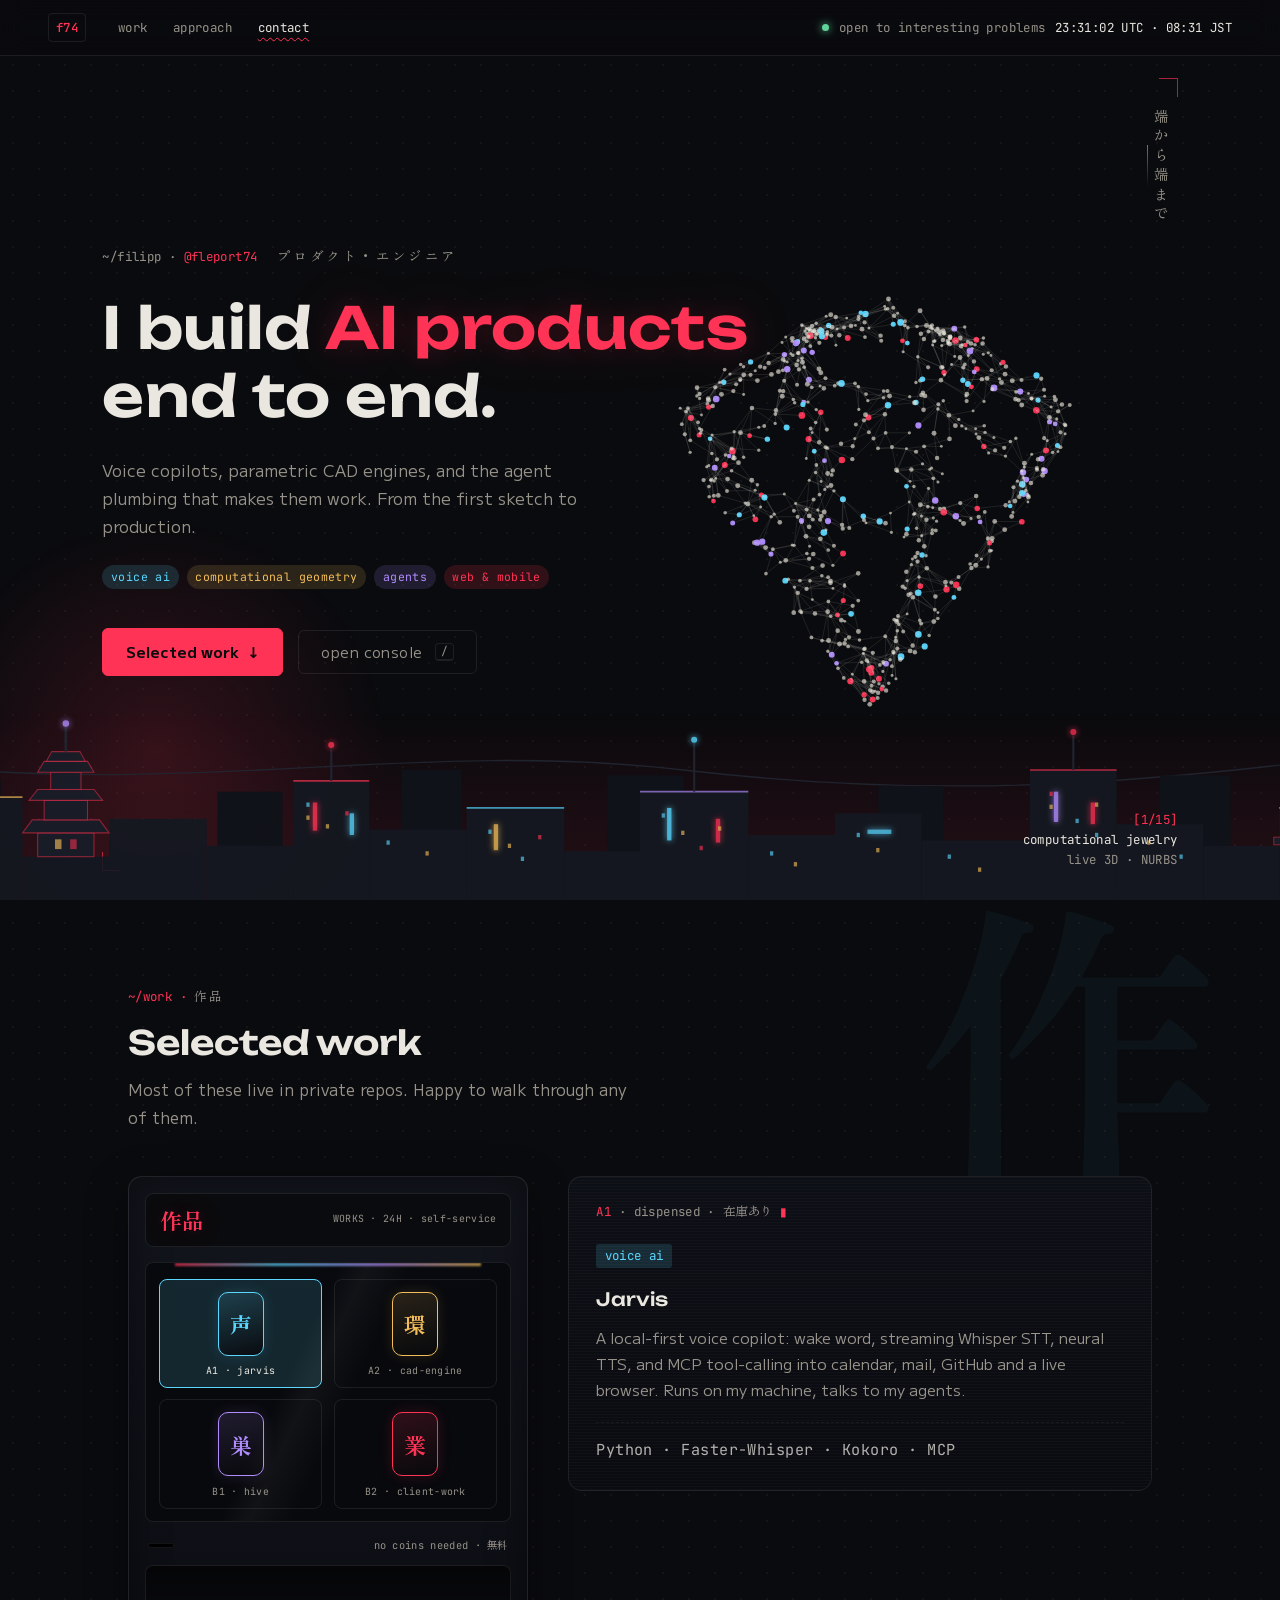
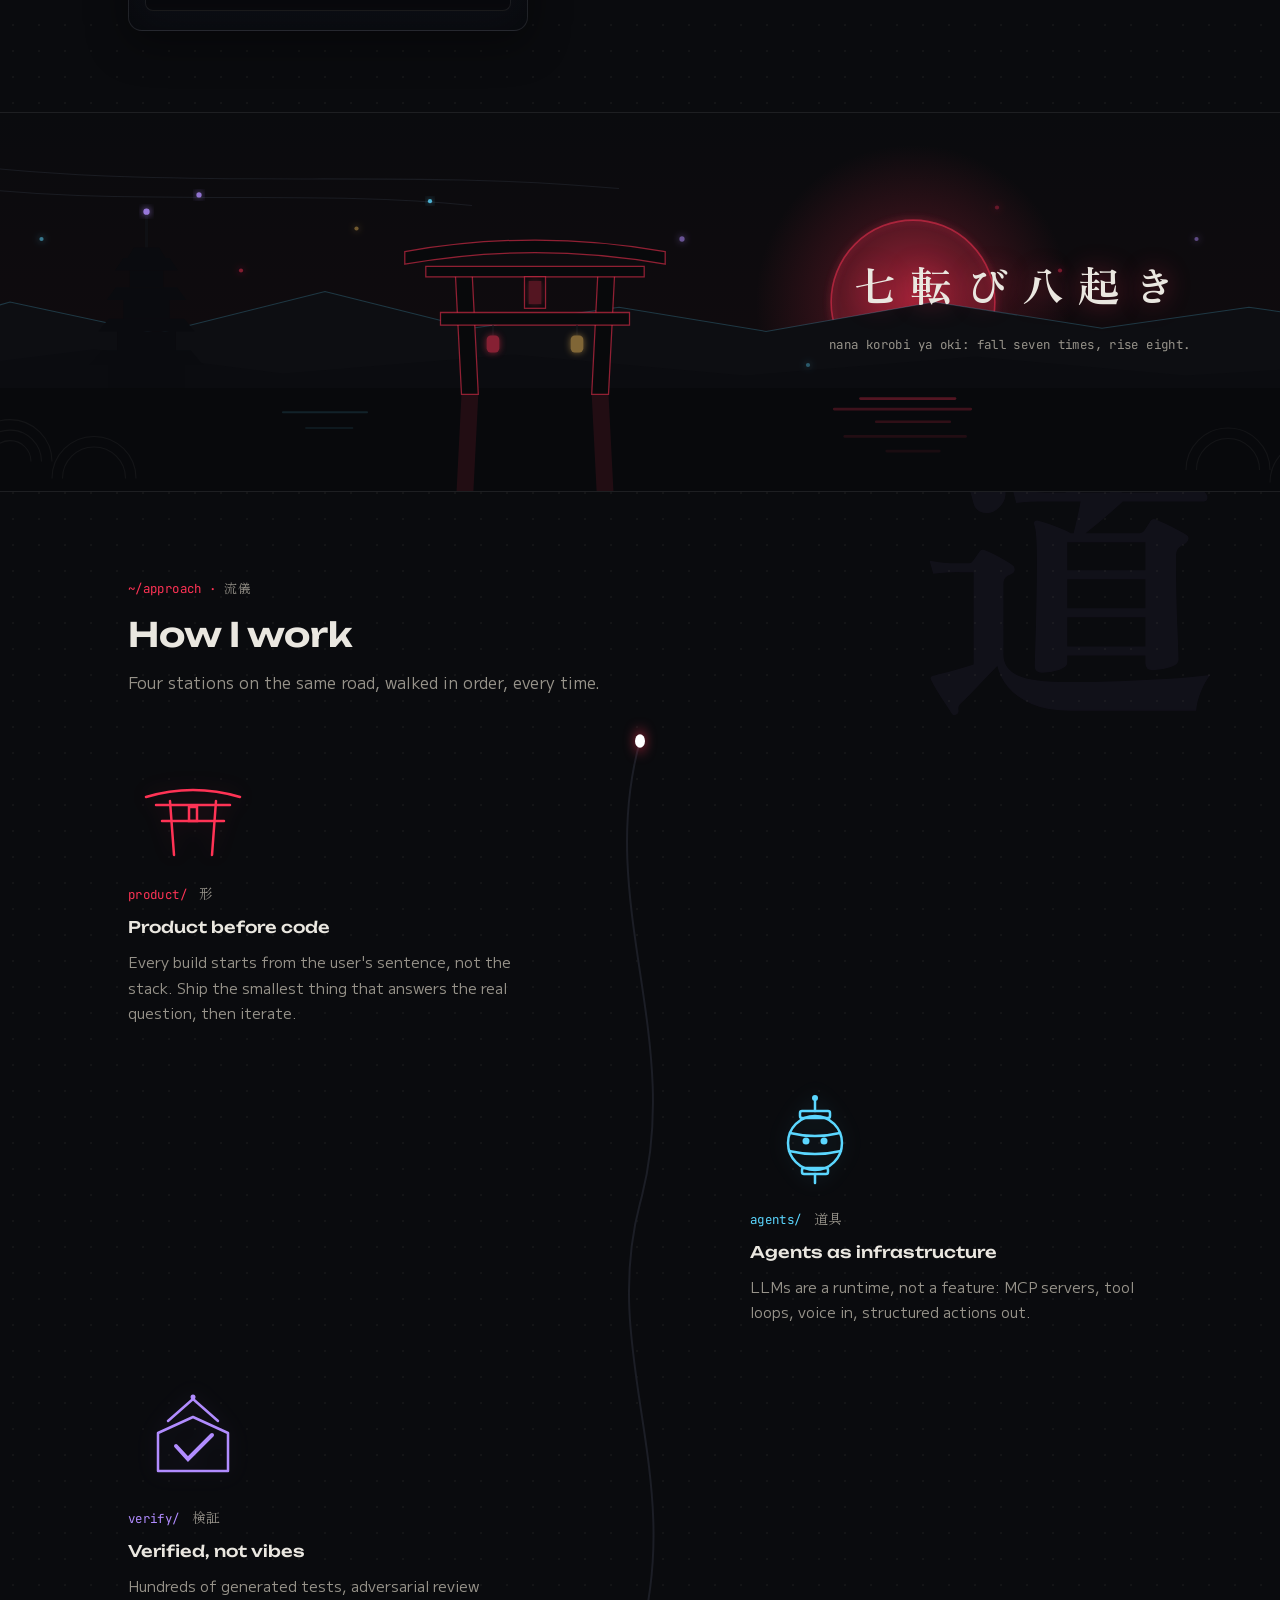
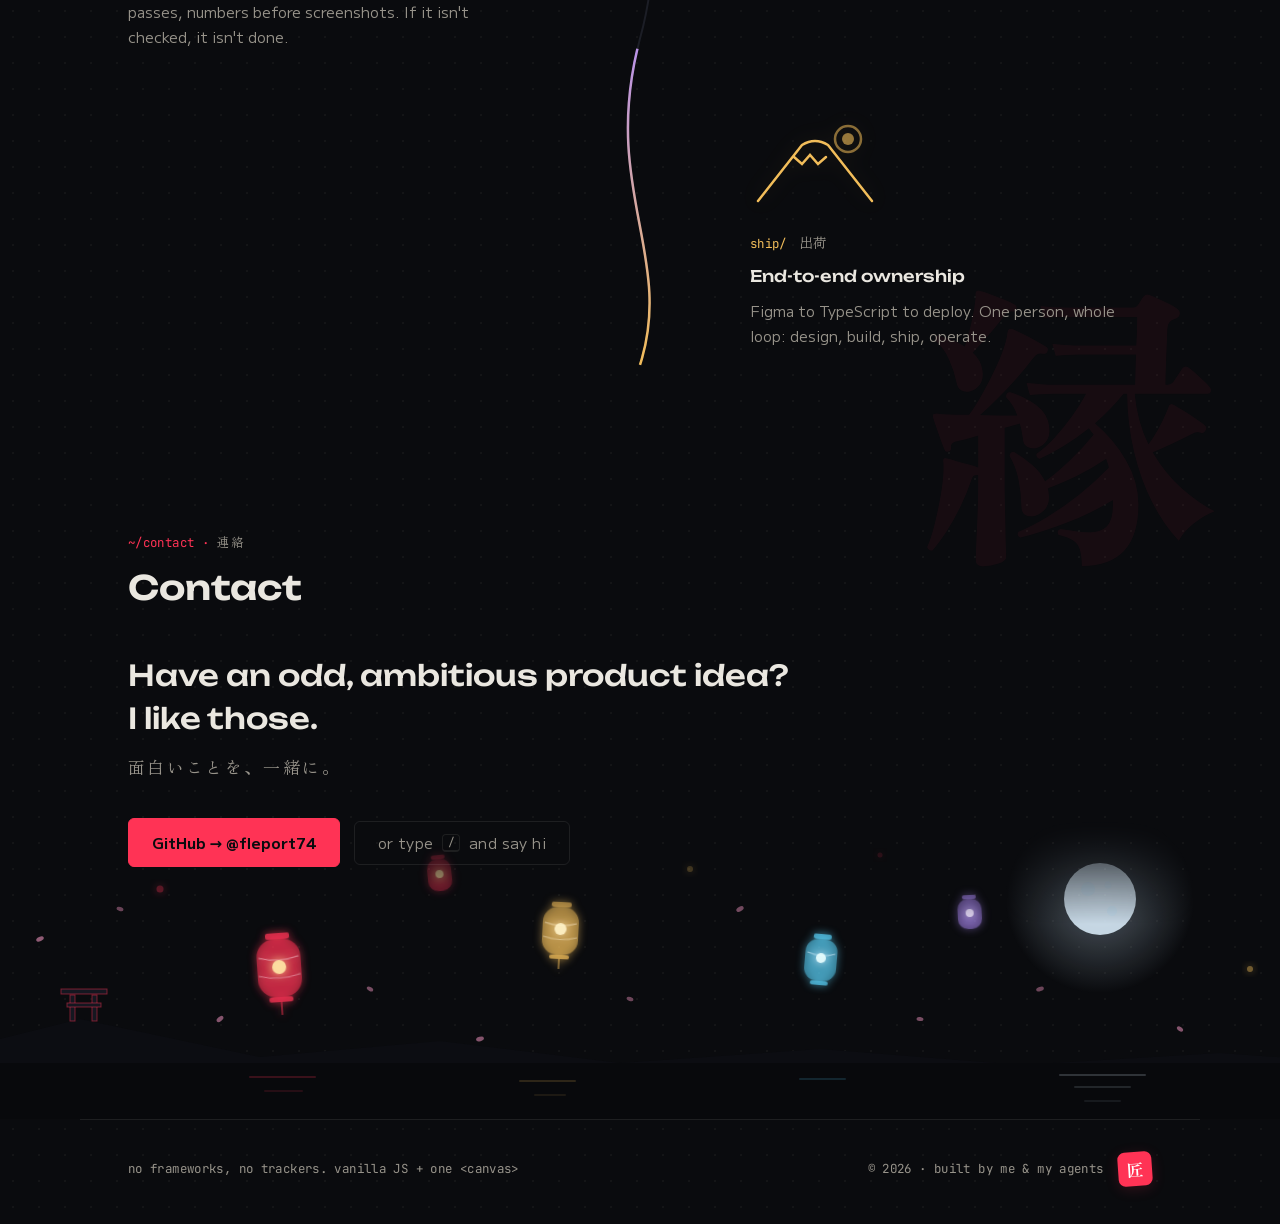
<file: index.html>
<!doctype html>
<html lang="en">
<head>
  <meta charset="utf-8">
  <meta name="viewport" content="width=device-width, initial-scale=1">
  <title>Filipp · AI / Product Engineer</title>
  <meta name="description" content="Filipp (@fleport74): AI/Product Engineer. Voice copilots, parametric CAD engines, and the agent plumbing that makes them work.">
  <meta name="theme-color" content="#0a0b0e">
  <meta property="og:title" content="Filipp · AI / Product Engineer">
  <meta property="og:description" content="I build AI products end to end: voice copilots, computational geometry, agents in production.">
  <meta property="og:type" content="website">
  <link rel="icon" type="image/svg+xml" href="favicon.svg">
  <link rel="preconnect" href="https://fonts.googleapis.com">
  <link rel="preconnect" href="https://fonts.gstatic.com" crossorigin>
  <link href="https://fonts.googleapis.com/css2?family=Unbounded:wght@400;500;600&family=M+PLUS+1:wght@400;500;700&family=Zen+Old+Mincho:wght@400;700&family=JetBrains+Mono:wght@400;500&display=swap" rel="stylesheet">
  <link rel="stylesheet" href="styles.css">
</head>
<body>

  <header class="nav">
    <a class="monogram mono" href="#top">f74</a>
    <nav class="nav-links mono">
      <a href="#work">work</a>
      <a href="#approach">approach</a>
      <a href="#contact">contact</a>
    </nav>
    <div class="nav-status mono">
      <span class="dot" aria-hidden="true"></span>
      <span class="status-text">open to interesting problems</span>
      <span id="clock" aria-label="current time"></span>
    </div>
  </header>
  <div class="progress" id="progress" aria-hidden="true"></div>

  <main id="top">

    <!-- ============ HERO ============ -->
    <section class="hero">
      <div class="sun" aria-hidden="true"></div>
      <div class="hero-skyline" aria-hidden="true"></div>
      <canvas id="hero-canvas" aria-hidden="true"></canvas>
      <span class="v-label jp" lang="ja" aria-hidden="true">端から端まで</span>
      <div class="hero-inner">
        <p class="eyebrow mono reveal">~/filipp · <a href="https://github.com/fleport74">@fleport74</a>
          <span class="jp eyebrow-jp" lang="ja">プロダクト・エンジニア</span></p>
        <h1 class="reveal">I build <em class="accent">AI&nbsp;products</em><br>end to end.</h1>
        <p class="lede reveal">
          Voice copilots, parametric CAD engines, and the agent plumbing
          that makes them work. From the first sketch to production.
        </p>
        <p class="domains mono reveal">
          <span class="chip" data-hue="cyan">voice ai</span>
          <span class="chip" data-hue="gold">computational geometry</span>
          <span class="chip" data-hue="violet">agents</span>
          <span class="chip" data-hue="shu">web &amp; mobile</span>
        </p>
        <div class="hero-cta reveal">
          <a class="btn" href="#work">Selected work <span class="arr" aria-hidden="true">↓</span></a>
          <button class="btn ghost mono" id="open-console" type="button">open console&nbsp;<kbd>/</kbd></button>
        </div>
      </div>
      <button class="shape-caption mono" id="shape-caption" type="button"
              title="Click to morph">
        <span id="shape-idx">[1/15]</span>
        <span id="shape-label">computational jewelry</span>
        <span id="shape-sub" class="dim">live 3D · NURBS</span>
      </button>
    </section>

    <!-- ============ WORK ============ -->
    <section class="section" id="work">
      <span class="kanji-mark jp" lang="ja" aria-hidden="true" data-parallax="-0.06">作</span>
      <div class="section-head reveal">
        <span class="section-path mono">~/work · <span class="jp" lang="ja">作品</span></span>
        <h2>Selected work</h2>
        <p class="dim">Most of these live in private repos. Happy to walk through any of them.</p>
      </div>
      <div class="vending">

        <div class="machine reveal" role="group" aria-label="project selector, styled as a Japanese vending machine">
          <div class="machine-head">
            <span class="machine-sign jp" lang="ja">作品</span>
            <span class="machine-sign-sub mono">WORKS · 24H · self-service</span>
          </div>
          <div class="machine-window">
            <button class="slot" type="button" data-hue="cyan" aria-pressed="true">
              <span class="can"><span class="can-kanji jp" lang="ja">声</span></span>
              <span class="slot-label mono">A1 · jarvis</span>
            </button>
            <button class="slot" type="button" data-hue="gold" aria-pressed="false">
              <span class="can"><span class="can-kanji jp" lang="ja">環</span></span>
              <span class="slot-label mono">A2 · cad-engine</span>
            </button>
            <button class="slot" type="button" data-hue="violet" aria-pressed="false">
              <span class="can"><span class="can-kanji jp" lang="ja">巣</span></span>
              <span class="slot-label mono">B1 · hive</span>
            </button>
            <button class="slot" type="button" data-hue="shu" aria-pressed="false">
              <span class="can"><span class="can-kanji jp" lang="ja">業</span></span>
              <span class="slot-label mono">B2 · client-work</span>
            </button>
          </div>
          <div class="machine-mid mono">
            <span class="coin-slot" aria-hidden="true"></span>
            <span>no coins needed · <span class="jp" lang="ja">無料</span></span>
          </div>
          <div class="machine-tray" aria-hidden="true"></div>
        </div>

        <div class="screen reveal" aria-live="polite">
          <div class="screen-status mono">
            <span id="screen-idx">A1</span> · dispensed ·
            <span class="jp" lang="ja">在庫あり</span>
            <span class="blink" aria-hidden="true">▮</span>
          </div>

          <article class="screen-card active" data-hue="cyan">
            <span class="tag mono">voice ai</span>
            <h3>Jarvis</h3>
            <p>A local-first voice copilot: wake word, streaming Whisper STT, neural TTS,
               and MCP tool-calling into calendar, mail, GitHub and a live browser.
               Runs on my machine, talks to my agents.</p>
            <p class="tech mono">Python · Faster-Whisper · Kokoro · MCP</p>
          </article>

          <article class="screen-card" data-hue="gold">
            <span class="tag mono">computational geometry</span>
            <h3>Jewelry CAD engine</h3>
            <p>A parametric NURBS generator that turns a text spec into manufacturable
               .3dm jewelry: real stone seats, pavé packing, and script nameplates
               where the glyph outline <em>is</em> the metal. 500+ geometry tests.</p>
            <p class="tech mono">TypeScript · rhino3dm · manifold</p>
          </article>

          <article class="screen-card" data-hue="violet">
            <span class="tag mono">product systems</span>
            <h3>Hive</h3>
            <p>A spatial team workspace: map-based rooms, chat, and projects with
               timeline, calendar and docs, built as a full-stack monorepo.</p>
            <p class="tech mono">Next.js · Supabase · TypeScript</p>
          </article>

          <article class="screen-card" data-hue="shu">
            <span class="tag mono">client work</span>
            <h3>Production systems</h3>
            <p>Ongoing work for teams and clients, in daily production use.
               Names and specifics stay private; ask and I'll walk you through
               what's shareable.</p>
            <p class="tech mono">TypeScript · Python · React Native</p>
          </article>
        </div>

      </div>
    </section>

    <!-- ============ INTERLUDE ============ -->
    <section class="interlude">
      <p class="interlude-quote jp reveal" lang="ja">七転び八起き</p>
      <p class="interlude-gloss mono reveal">nana korobi ya oki: fall seven times, rise eight.</p>
    </section>

    <!-- ============ APPROACH: the way ============ -->
    <section class="section" id="approach">
      <span class="kanji-mark jp" lang="ja" aria-hidden="true" data-parallax="-0.06">道</span>
      <div class="section-head reveal">
        <span class="section-path mono">~/approach · <span class="jp" lang="ja">流儀</span></span>
        <h2>How I work</h2>
        <p class="dim">Four stations on the same road, walked in order, every time.</p>
      </div>

      <div class="journey" id="journey">
        <svg class="journey-svg" viewBox="0 0 140 900" preserveAspectRatio="none" aria-hidden="true">
          <defs>
            <linearGradient id="way" x1="0" y1="0" x2="0" y2="1">
              <stop offset="0%" stop-color="#ff3355"/>
              <stop offset="35%" stop-color="#5bd7ff"/>
              <stop offset="70%" stop-color="#b18cff"/>
              <stop offset="100%" stop-color="#f2bd5a"/>
            </linearGradient>
          </defs>
          <path id="journey-track" d="M70,0 C25,120 115,220 70,340 C30,450 115,540 70,660 C30,770 105,820 70,900"
                fill="none" stroke="#1c1e26" stroke-width="2" vector-effect="non-scaling-stroke"/>
          <path id="journey-path" d="M70,0 C25,120 115,220 70,340 C30,450 115,540 70,660 C30,770 105,820 70,900"
                fill="none" stroke="url(#way)" stroke-width="2.5" vector-effect="non-scaling-stroke"/>
          <circle id="journey-dot" r="5" cx="70" cy="0" fill="#fff"/>
        </svg>

        <div class="stations">

          <div class="station reveal" data-hue="shu">
            <svg class="station-scene" viewBox="0 0 130 100" aria-hidden="true"
                 fill="none" stroke="currentColor" stroke-width="2.5" stroke-linecap="round">
              <path d="M18,32 Q65,18 112,32"/>
              <line x1="28" y1="40" x2="102" y2="40"/>
              <line x1="42" y1="36" x2="46" y2="90"/>
              <line x1="88" y1="36" x2="84" y2="90"/>
              <line x1="34" y1="56" x2="96" y2="56"/>
              <rect x="61" y="42" width="8" height="14"/>
            </svg>
            <span class="mono p-slug">product/ <span class="jp jp-gloss" lang="ja">形</span></span>
            <h3>Product before code</h3>
            <p>Every build starts from the user's sentence, not the stack.
               Ship the smallest thing that answers the real question, then iterate.</p>
          </div>

          <div class="station reveal" data-hue="cyan">
            <svg class="station-scene" viewBox="0 0 130 100" aria-hidden="true"
                 fill="none" stroke="currentColor" stroke-width="2.5" stroke-linecap="round">
              <line x1="65" y1="12" x2="65" y2="22"/>
              <circle cx="65" cy="9" r="3" fill="currentColor" stroke="none"/>
              <rect x="50" y="22" width="30" height="7" rx="2"/>
              <ellipse cx="65" cy="54" rx="27" ry="27"/>
              <path d="M40,44 Q65,50 90,44"/>
              <path d="M39,62 Q65,68 91,62"/>
              <circle cx="56" cy="52" r="3.5" fill="currentColor" stroke="none"/>
              <circle cx="74" cy="52" r="3.5" fill="currentColor" stroke="none"/>
              <rect x="52" y="79" width="26" height="6" rx="2"/>
              <line x1="65" y1="85" x2="65" y2="94"/>
            </svg>
            <span class="mono p-slug">agents/ <span class="jp jp-gloss" lang="ja">道具</span></span>
            <h3>Agents as infrastructure</h3>
            <p>LLMs are a runtime, not a feature: MCP servers, tool loops,
               voice in, structured actions out.</p>
          </div>

          <div class="station reveal" data-hue="violet">
            <svg class="station-scene" viewBox="0 0 130 100" aria-hidden="true"
                 fill="none" stroke="currentColor" stroke-width="2.5" stroke-linecap="round">
              <circle cx="65" cy="8" r="2.5" fill="currentColor" stroke="none"/>
              <line x1="65" y1="10" x2="40" y2="32"/>
              <line x1="65" y1="10" x2="90" y2="32"/>
              <path d="M30,44 L65,28 L100,44 L100,82 L30,82 Z" stroke-linejoin="round"/>
              <path d="M48,57 L60,70 L84,46" stroke-width="4"/>
            </svg>
            <span class="mono p-slug">verify/ <span class="jp jp-gloss" lang="ja">検証</span></span>
            <h3>Verified, not vibes</h3>
            <p>Hundreds of generated tests, adversarial review passes, numbers
               before screenshots. If it isn't checked, it isn't done.</p>
          </div>

          <div class="station reveal" data-hue="gold">
            <svg class="station-scene" viewBox="0 0 130 100" aria-hidden="true"
                 fill="none" stroke="currentColor" stroke-width="2.5" stroke-linecap="round">
              <circle cx="98" cy="26" r="13" opacity="0.55"/>
              <circle cx="98" cy="26" r="6" fill="currentColor" stroke="none" opacity="0.6"/>
              <path d="M8,88 L52,32 Q65,24 78,32 L122,88" stroke-linejoin="round"/>
              <path d="M44,44 L52,51 L60,42 L68,51 L76,44"/>
            </svg>
            <span class="mono p-slug">ship/ <span class="jp jp-gloss" lang="ja">出荷</span></span>
            <h3>End-to-end ownership</h3>
            <p>Figma to TypeScript to deploy. One person, whole loop:
               design, build, ship, operate.</p>
          </div>

        </div>
      </div>
    </section>

    <!-- ============ CONTACT ============ -->
    <section class="section contact" id="contact">
      <span class="kanji-mark jp" lang="ja" aria-hidden="true" data-parallax="-0.06">縁</span>
      <div class="contact-art" aria-hidden="true"></div>
      <div class="section-head reveal">
        <span class="section-path mono">~/contact · <span class="jp" lang="ja">連絡</span></span>
        <h2>Contact</h2>
      </div>
      <div class="reveal">
        <p class="contact-line">Have an odd, ambitious product idea?<br>I like those.
          <span class="jp jp-sub" lang="ja">面白いことを、一緒に。</span></p>
        <div class="hero-cta">
          <a class="btn" href="https://github.com/fleport74">GitHub → @fleport74</a>
          <button class="btn ghost mono" type="button" data-open-console>or type <kbd>/</kbd> and say hi</button>
        </div>
      </div>
    </section>

  </main>

  <footer class="footer mono">
    <span>no frameworks, no trackers. vanilla JS + one &lt;canvas&gt;</span>
    <span class="footer-right">© 2026 · built by me &amp; my agents
      <span class="hanko jp" lang="ja" title="takumi: craftsman">匠</span></span>
  </footer>

  <!-- ============ CONSOLE ============ -->
  <aside class="console" id="console" aria-label="interactive console" hidden>
    <div class="console-head mono">
      <span>filipp@github-pages:~</span>
      <button class="console-close mono" id="console-close" type="button" aria-label="close console">esc ✕</button>
    </div>
    <div class="console-out mono" id="console-out" aria-live="polite"></div>
    <form class="console-line mono" id="console-form" autocomplete="off">
      <span class="prompt accent">❯</span>
      <input id="console-input" type="text" spellcheck="false"
             aria-label="console input" placeholder="type 'help'">
    </form>
  </aside>

  <script type="module" src="main.js"></script>
</body>
</html>
</file>
<file: styles.css>
/* ============================================================
   fleport74.github.io — neo-Japanese futurist dark theme
   Fonts: Unbounded (display) · M PLUS 1 (body)
          JetBrains Mono (labels) · Zen Old Mincho (Japanese)
   ============================================================ */

:root {
  --bg: #0a0b0e;
  --panel: #0e1015;
  --text: #eae7e0;
  --dim: #97938a;
  --hairline: rgba(234, 231, 224, 0.09);

  /* neon crimson is the primary accent; terminal can switch it */
  --accent: #ff3355;
  --accent-soft: rgba(255, 51, 85, 0.16);
  --cyan: #5bd7ff;
  --cyan-soft: rgba(91, 215, 255, 0.14);
  --gold: #f2bd5a;
  --gold-soft: rgba(242, 189, 90, 0.14);
  --violet: #b18cff;
  --violet-soft: rgba(177, 140, 255, 0.14);
  --ok: #5fd39a;

  --font-display: "Unbounded", sans-serif;
  --font-body: "M PLUS 1", system-ui, sans-serif;
  --font-mono: "JetBrains Mono", ui-monospace, monospace;
  --font-jp: "Zen Old Mincho", "Hiragino Mincho ProN", serif;

  --hero-inset: clamp(2rem, 8vw, 7.5rem);
}

* { margin: 0; padding: 0; box-sizing: border-box; }

html { scroll-behavior: smooth; }

body {
  background:
    radial-gradient(rgba(234, 231, 224, 0.045) 1px, transparent 1px) 0 0 / 26px 26px,
    var(--bg);
  color: var(--text);
  font-family: var(--font-body);
  font-size: 16px;
  line-height: 1.7;
  -webkit-font-smoothing: antialiased;
  overflow-x: hidden;
}

::selection { background: var(--accent); color: #0a0b0e; }

a { color: inherit; text-decoration: none; }

.mono {
  font-family: var(--font-mono);
  font-size: 0.78rem;
  letter-spacing: 0.03em;
}

.jp { font-family: var(--font-jp); }

.dim { color: var(--dim); }
.accent { color: var(--accent); }

em { font-style: italic; }

kbd {
  font-family: var(--font-mono);
  font-size: 0.7rem;
  border: 1px solid var(--hairline);
  border-bottom-width: 2px;
  border-radius: 4px;
  padding: 0.05em 0.4em;
  color: var(--dim);
}

/* ---------- focus ---------- */
:focus-visible {
  outline: 1px solid var(--accent);
  outline-offset: 3px;
  border-radius: 2px;
}

/* ---------- scrollbar ---------- */
::-webkit-scrollbar { width: 10px; height: 10px; }
::-webkit-scrollbar-track { background: var(--bg); }
::-webkit-scrollbar-thumb {
  background: #23252c;
  border-radius: 5px;
  border: 2px solid var(--bg);
}
::-webkit-scrollbar-thumb:hover { background: #33363f; }

/* ---------- hue mapping shared by cards, chips, stations ----------
   NOTE: must stay after any rule that sets --hue defaults with equal
   specificity; consumers use var(--hue, var(--accent)) fallbacks. */
[data-hue="cyan"] { --hue: var(--cyan); --hue-soft: var(--cyan-soft); }
[data-hue="gold"] { --hue: var(--gold); --hue-soft: var(--gold-soft); }
[data-hue="violet"] { --hue: var(--violet); --hue-soft: var(--violet-soft); }
[data-hue="shu"] { --hue: var(--accent); --hue-soft: var(--accent-soft); }

/* ============================================================
   NAV + PROGRESS
   ============================================================ */
.nav {
  position: fixed;
  inset: 0 0 auto 0;
  z-index: 50;
  display: flex;
  align-items: center;
  gap: 2rem;
  height: 56px;
  padding: 0 clamp(1.2rem, 4vw, 3rem);
  border-bottom: 1px solid var(--hairline);
  background: rgba(10, 11, 14, 0.72);
  backdrop-filter: blur(12px);
  -webkit-backdrop-filter: blur(12px);
}

.progress {
  position: fixed;
  top: 56px;
  left: 0;
  z-index: 49;
  width: 100%;
  height: 2px;
  background: linear-gradient(90deg, var(--accent), var(--violet), var(--cyan));
  transform-origin: 0 50%;
  transform: scaleX(0);
  pointer-events: none;
}

.monogram {
  color: var(--accent);
  font-weight: 500;
  border: 1px solid var(--hairline);
  border-radius: 4px;
  padding: 0.25em 0.55em;
  transition: border-color 0.25s, transform 0.25s;
}
.monogram:hover { border-color: var(--accent); transform: rotate(-3deg); }

.nav-links { display: flex; gap: 1.6rem; }
.nav-links a {
  color: var(--dim);
  transition: color 0.2s;
  text-underline-offset: 5px;
}
.nav-links a:hover,
.nav-links a.active {
  color: var(--text);
  text-decoration: underline wavy var(--accent) 1px;
}

.nav-status {
  margin-left: auto;
  display: flex;
  align-items: center;
  gap: 0.6rem;
  color: var(--dim);
}

.dot {
  width: 7px; height: 7px;
  border-radius: 50%;
  background: var(--ok);
  box-shadow: 0 0 8px var(--ok);
  animation: pulse 2.4s ease-in-out infinite;
}
@keyframes pulse { 50% { opacity: 0.35; } }

#clock { color: var(--text); font-variant-numeric: tabular-nums; }

/* ============================================================
   HERO
   ============================================================ */
.hero {
  position: relative;
  min-height: 100svh;
  display: flex;
  align-items: center;
  padding: 80px var(--hero-inset) 60px;
  overflow: hidden;
}

/* HUD frame ticks */
.hero::before,
.hero::after {
  content: "";
  position: absolute;
  width: 18px;
  height: 18px;
  opacity: 0.65;
  pointer-events: none;
}
.hero::before {
  top: 78px;
  right: var(--hero-inset);
  border-top: 1px solid var(--accent);
  border-right: 1px solid var(--accent);
}
.hero::after {
  bottom: 1.8rem;
  left: var(--hero-inset);
  border-bottom: 1px solid var(--accent);
  border-left: 1px solid var(--accent);
}

/* soft rising-sun glow behind the headline */
.sun {
  position: absolute;
  left: -8%;
  bottom: -12%;
  width: 520px;
  height: 520px;
  border-radius: 50%;
  background: radial-gradient(circle, var(--accent-soft), transparent 62%);
  pointer-events: none;
}

/* cyberpunk-temple skyline along the hero horizon */
.hero-skyline {
  position: absolute;
  left: 0;
  right: 0;
  bottom: 0;
  height: 260px;
  z-index: 1;
  background: url("art/skyline.svg") bottom center / cover no-repeat;
  opacity: 0.9;
  pointer-events: none;
  -webkit-mask-image: linear-gradient(transparent, #000 32%);
  mask-image: linear-gradient(transparent, #000 32%);
}

#hero-canvas {
  position: absolute;
  inset: 0;
  width: 100%;
  height: 100%;
}

/* vertical Japanese strip */
.v-label {
  position: absolute;
  z-index: 2;
  top: 108px;
  right: calc(var(--hero-inset) + 0.35rem);
  writing-mode: vertical-rl;
  font-size: 0.9rem;
  letter-spacing: 0.38em;
  color: var(--dim);
}
.v-label::after {
  content: "";
  display: block;
  margin-top: 0.9em;
  width: 1px;
  height: 42px;
  margin-inline: auto;
  background: linear-gradient(var(--accent), transparent);
}

.hero-inner {
  position: relative;
  z-index: 2;
  max-width: 760px;
}

.eyebrow { color: var(--dim); margin-bottom: 1.7rem; }
.eyebrow a { color: var(--accent); }
.eyebrow a:hover { text-decoration: underline; }
.eyebrow-jp { margin-left: 0.9em; letter-spacing: 0.18em; font-size: 0.85rem; }

h1 {
  font-family: var(--font-display);
  font-weight: 600;
  font-size: clamp(1.9rem, 4.5vw, 3.6rem);
  line-height: 1.18;
  letter-spacing: 0.005em;
}

/* neon crimson headline accent */
h1 em.accent {
  font-style: normal;
  color: var(--accent);
  text-shadow: 0 0 26px var(--accent-soft), 0 0 60px var(--accent-soft);
}

.lede {
  margin-top: 1.7rem;
  max-width: 500px;
  color: var(--dim);
  font-size: 1.02rem;
}

/* domain chips: quick colorful scan of what I do */
.domains {
  margin-top: 1.5rem;
  display: flex;
  flex-wrap: wrap;
  gap: 0.5rem;
}
.chip {
  color: var(--hue, var(--accent));
  background: var(--hue-soft, var(--accent-soft));
  padding: 0.22em 0.75em;
  border-radius: 999px;
  font-size: 0.72rem;
  transition: transform 0.2s;
}
.chip:hover { transform: translateY(-2px); }

.hero-cta {
  margin-top: 2.4rem;
  display: flex;
  flex-wrap: wrap;
  gap: 0.9rem;
  align-items: center;
}

/* primary: filled neon crimson; inverts to outline on hover */
.btn {
  display: inline-flex;
  align-items: center;
  gap: 0.55em;
  font-family: var(--font-body);
  font-size: 0.94rem;
  font-weight: 700;
  color: #0a0b0e;
  background: var(--accent);
  border: 1px solid var(--accent);
  border-radius: 6px;
  padding: 0.7em 1.5em;
  cursor: pointer;
  transition: background 0.25s, color 0.25s, border-color 0.25s,
              transform 0.25s, box-shadow 0.25s;
}
.btn:hover {
  background: transparent;
  color: var(--accent);
  transform: translateY(-2px);
  box-shadow: 0 8px 24px var(--accent-soft);
}

.btn .arr {
  display: inline-block;
  transition: transform 0.25s;
}
.btn:hover .arr { transform: translateY(3px); }

.btn.ghost {
  font-weight: 400;
  color: var(--dim);
  background: transparent;
  border-color: var(--hairline);
}
.btn.ghost:hover {
  color: var(--text);
  border-color: var(--accent);
  box-shadow: none;
  transform: translateY(-2px);
}
.btn.ghost:hover kbd { color: var(--text); border-color: var(--dim); }

/* shape caption: functional state readout for the particle hero */
.shape-caption {
  position: absolute;
  z-index: 2;
  right: var(--hero-inset);
  bottom: 2rem;
  display: flex;
  flex-direction: column;
  align-items: flex-end;
  gap: 0.2rem;
  background: none;
  border: none;
  color: var(--text);
  cursor: pointer;
  text-align: right;
  transition: opacity 0.4s;
}
.shape-caption:hover #shape-label { color: var(--accent); }
.shape-caption.fading { opacity: 0; }
#shape-idx { color: var(--accent); }
#shape-label { transition: color 0.2s; }

/* ============================================================
   SECTIONS
   ============================================================ */
.section {
  position: relative;
  max-width: 1120px;
  margin: 0 auto;
  padding: clamp(4rem, 9vh, 7rem) clamp(1.2rem, 4vw, 3rem);
}

/* giant kanji watermarks */
.kanji-mark {
  position: absolute;
  z-index: -1;
  top: 4%;
  right: -2%;
  font-weight: 700;
  font-size: clamp(11rem, 24vw, 19rem);
  line-height: 1;
  pointer-events: none;
  user-select: none;
  will-change: transform;
}
#work .kanji-mark { color: var(--cyan); opacity: 0.05; }
#approach .kanji-mark { color: var(--violet); opacity: 0.05; }
#contact .kanji-mark { color: var(--accent); opacity: 0.055; }

.section-head { margin-bottom: 2.8rem; }

.section-path {
  display: inline-block;
  color: var(--accent);
  margin-bottom: 0.9rem;
}
.section-path .jp { color: var(--dim); letter-spacing: 0.2em; }

h2 {
  font-family: var(--font-display);
  font-weight: 600;
  font-size: clamp(1.4rem, 3vw, 2.1rem);
  line-height: 1.25;
}

.section-head .dim { margin-top: 0.8rem; max-width: 520px; }

/* ---------- work: the vending machine (自動販売機) ---------- */
.vending {
  display: grid;
  grid-template-columns: minmax(320px, 400px) 1fr;
  gap: 2.5rem;
  align-items: start;
}

.machine {
  position: relative;
  border: 1px solid var(--hairline);
  border-radius: 14px;
  background: linear-gradient(#13151d, #0c0e14);
  padding: 1rem 1rem 1.2rem;
  box-shadow: inset 0 0 40px rgba(0, 0, 0, 0.45), 0 12px 42px rgba(0, 0, 0, 0.4);
}

.machine-head {
  display: flex;
  justify-content: space-between;
  align-items: center;
  gap: 0.8rem;
  border: 1px solid var(--hairline);
  border-radius: 8px;
  padding: 0.5rem 0.85rem;
  margin-bottom: 0.9rem;
  background: #0a0b0e;
}

.machine-sign {
  font-size: 1.35rem;
  font-weight: 700;
  color: var(--accent);
  text-shadow: 0 0 16px var(--accent-soft), 0 0 40px var(--accent-soft);
  animation: neon-flicker 4.5s infinite;
}
@keyframes neon-flicker {
  0%, 93%, 100% { opacity: 1; }
  94% { opacity: 0.4; }
  95.5% { opacity: 1; }
  97% { opacity: 0.55; }
}

.machine-sign-sub { color: var(--dim); font-size: 0.62rem; text-align: right; }

.machine-window {
  position: relative;
  display: grid;
  grid-template-columns: 1fr 1fr;
  gap: 0.7rem;
  padding: 1rem 0.8rem 0.8rem;
  background: rgba(8, 9, 12, 0.85);
  border: 1px solid var(--hairline);
  border-radius: 8px;
  overflow: hidden;
}

/* LED strip inside the glass */
.machine-window::before {
  content: "";
  position: absolute;
  top: 0;
  left: 8%;
  right: 8%;
  height: 3px;
  background: linear-gradient(90deg, var(--accent), var(--cyan), var(--violet), var(--gold));
  filter: blur(1px);
  opacity: 0.75;
}

/* glass sheen */
.machine-window::after {
  content: "";
  position: absolute;
  inset: 0;
  background: linear-gradient(115deg, transparent 40%, rgba(234, 231, 224, 0.045) 46%, transparent 55%);
  pointer-events: none;
}

.slot {
  display: flex;
  flex-direction: column;
  align-items: center;
  gap: 0.55rem;
  padding: 0.75rem 0.5rem 0.6rem;
  background: none;
  border: 1px solid var(--hairline);
  border-radius: 8px;
  cursor: pointer;
  transition: border-color 0.25s, background 0.25s, transform 0.15s;
}
.slot:hover { transform: translateY(-2px); border-color: var(--hue, var(--accent)); }
.slot[aria-pressed="true"] {
  border-color: var(--hue, var(--accent));
  background: var(--hue-soft, var(--accent-soft));
}

.can {
  display: grid;
  place-items: center;
  width: 46px;
  height: 64px;
  border-radius: 10px;
  border: 1.5px solid var(--hue, var(--accent));
  background: linear-gradient(165deg, var(--hue-soft, var(--accent-soft)), rgba(8, 9, 12, 0.9));
  color: var(--hue, var(--accent));
  box-shadow: 0 0 14px var(--hue-soft, var(--accent-soft));
}
.can-kanji { font-size: 1.35rem; font-weight: 700; }

.slot-label { font-size: 0.62rem; color: var(--dim); transition: color 0.2s; }
.slot[aria-pressed="true"] .slot-label { color: var(--text); }

/* dropped can clone (positioned by JS) */
.can.drop {
  position: absolute;
  z-index: 5;
  margin: 0;
  pointer-events: none;
}

.machine-mid {
  display: flex;
  justify-content: space-between;
  align-items: center;
  gap: 0.8rem;
  margin: 0.85rem 0.2rem 0.65rem;
  color: var(--dim);
  font-size: 0.65rem;
}

.coin-slot {
  width: 26px;
  height: 5px;
  background: #000;
  border: 1px solid var(--hairline);
  border-radius: 2px;
}

.machine-tray {
  height: 46px;
  border: 1px solid var(--hairline);
  border-radius: 8px;
  background:
    linear-gradient(rgba(0, 0, 0, 0.55), rgba(0, 0, 0, 0.2)),
    #0a0b10;
}

/* ---------- work: the CRT screen ---------- */
.screen {
  position: relative;
  min-height: 300px;
  border: 1px solid var(--hairline);
  border-radius: 14px;
  background: linear-gradient(#0d0f16, #0a0b10);
  padding: 1.5rem 1.7rem 1.7rem;
  overflow: hidden;
}

/* scanlines */
.screen::before {
  content: "";
  position: absolute;
  inset: 0;
  background: repeating-linear-gradient(
    0deg,
    rgba(255, 255, 255, 0.025) 0 1px,
    transparent 1px 3px
  );
  pointer-events: none;
}

.screen-status {
  display: flex;
  align-items: center;
  gap: 0.5rem;
  color: var(--dim);
  margin-bottom: 1.2rem;
}
#screen-idx { color: var(--accent); }
.blink { animation: blink 1.1s steps(1) infinite; color: var(--accent); }
@keyframes blink { 50% { opacity: 0; } }

.screen-card { display: none; }
.screen-card.active {
  display: block;
  animation: crt-in 0.45s ease-out;
}
@keyframes crt-in {
  0% { opacity: 0; transform: translateY(10px); filter: brightness(2.4) saturate(0.2); }
  35% { opacity: 1; }
  100% { transform: none; filter: none; }
}

.tag {
  color: var(--hue, var(--accent));
  background: var(--hue-soft, var(--accent-soft));
  border: 1px solid transparent;
  border-radius: 3px;
  padding: 0.2em 0.6em;
}

.screen-card h3 {
  font-family: var(--font-display);
  font-weight: 500;
  font-size: 1.15rem;
  margin: 1rem 0 0.6rem;
}

.screen-card p { color: var(--dim); font-size: 0.95rem; max-width: 560px; }

.screen-card .tech {
  margin-top: 1.2rem;
  padding-top: 0.9rem;
  border-top: 1px dashed var(--hairline);
  color: var(--text);
  opacity: 0.75;
}

/* ---------- interlude: torii scene ---------- */
.interlude {
  position: relative;
  display: flex;
  flex-direction: column;
  align-items: flex-end;
  justify-content: center;
  gap: 0.9rem;
  min-height: 380px;
  padding: 3rem clamp(1.5rem, 7vw, 6rem) 3rem 1.5rem;
  text-align: right;
  border-top: 1px solid var(--hairline);
  border-bottom: 1px solid var(--hairline);
  background: url("art/torii.svg") center / cover no-repeat, var(--bg);
  overflow: hidden;
}

.interlude-quote {
  font-size: clamp(1.7rem, 3.6vw, 2.6rem);
  font-weight: 700;
  letter-spacing: 0.34em;
  text-indent: 0.34em;
  color: var(--text);
  text-shadow: 0 0 26px rgba(255, 51, 85, 0.45);
}

.interlude-gloss { color: var(--dim); }

/* ---------- approach: the way (journey) ---------- */
.journey { position: relative; padding: 1.5rem 0 1rem; }

.journey-svg {
  position: absolute;
  left: 50%;
  top: 0;
  height: 100%;
  width: 140px;
  transform: translateX(-50%);
  overflow: visible;
}

#journey-dot {
  filter: drop-shadow(0 0 6px var(--accent));
}

.stations {
  position: relative;
  z-index: 1;
  display: flex;
  flex-direction: column;
  gap: 4rem;
}

.station { width: calc(50% - 110px); }
.station:nth-child(odd) { align-self: flex-start; }
.station:nth-child(even) { align-self: flex-end; }

.station-scene {
  display: block;
  width: 130px;
  height: 100px;
  margin-bottom: 0.9rem;
  color: var(--hue, var(--accent));
  filter: drop-shadow(0 0 10px var(--hue-soft, var(--accent-soft)));
}

.p-slug { color: var(--hue, var(--accent)); }
.jp-gloss { color: var(--dim); margin-left: 0.35em; font-size: 0.85rem; }

.station h3 {
  font-family: var(--font-display);
  font-weight: 500;
  font-size: 1rem;
  margin: 0.5rem 0 0.5rem;
}

.station p { color: var(--dim); font-size: 0.93rem; max-width: 420px; }

@media (max-width: 880px) {
  .journey-svg { left: 8px; width: 44px; transform: none; }
  .station,
  .station:nth-child(odd),
  .station:nth-child(even) {
    width: 100%;
    align-self: auto;
    padding-left: 72px;
  }
  .station-scene { width: 104px; height: 80px; }
}

/* ---------- contact ---------- */
.contact { padding-bottom: clamp(12rem, 28vh, 18rem); }

.contact-art {
  position: absolute;
  left: 50%;
  bottom: 0;
  transform: translateX(-50%);
  width: 100vw;
  height: 300px;
  z-index: -1;
  background: url("art/lanterns.svg") bottom center / cover no-repeat;
  pointer-events: none;
  -webkit-mask-image: linear-gradient(transparent, #000 35%);
  mask-image: linear-gradient(transparent, #000 35%);
}

.contact-line {
  font-family: var(--font-display);
  font-weight: 500;
  font-size: clamp(1.2rem, 2.4vw, 1.8rem);
  line-height: 1.5;
  margin-bottom: 2rem;
}

.jp-sub {
  display: block;
  margin-top: 0.9rem;
  font-size: 1.05rem;
  letter-spacing: 0.14em;
  color: var(--dim);
  font-weight: 400;
}

/* ============================================================
   FOOTER
   ============================================================ */
.footer {
  display: flex;
  flex-wrap: wrap;
  gap: 0.8rem;
  justify-content: space-between;
  align-items: center;
  max-width: 1120px;
  margin: 0 auto;
  padding: 2rem clamp(1.2rem, 4vw, 3rem) 2.4rem;
  border-top: 1px solid var(--hairline);
  color: var(--dim);
}

.footer-right {
  display: inline-flex;
  align-items: center;
  gap: 0.9rem;
}

/* hanko seal */
.hanko {
  display: inline-flex;
  align-items: center;
  justify-content: center;
  width: 34px;
  height: 34px;
  background: var(--accent);
  color: #fff;
  font-weight: 700;
  font-size: 1.05rem;
  border-radius: 7px;
  transform: rotate(-4deg);
  box-shadow: 0 3px 14px var(--accent-soft);
  transition: transform 0.3s;
}
.hanko:hover { transform: rotate(4deg) scale(1.08); }

/* ============================================================
   CONSOLE
   ============================================================ */
.console {
  position: fixed;
  z-index: 100;
  left: 50%;
  bottom: 0;
  transform: translate(-50%, 105%);
  width: min(720px, calc(100vw - 2rem));
  background: rgba(13, 15, 20, 0.96);
  backdrop-filter: blur(14px);
  -webkit-backdrop-filter: blur(14px);
  border: 1px solid var(--hairline);
  border-bottom: none;
  border-radius: 10px 10px 0 0;
  box-shadow: 0 -12px 48px rgba(0, 0, 0, 0.5);
  transition: transform 0.35s cubic-bezier(0.32, 0.72, 0.35, 1);
}
.console.open { transform: translate(-50%, 0); }

.console-head {
  display: flex;
  justify-content: space-between;
  align-items: center;
  padding: 0.7rem 1rem;
  border-bottom: 1px solid var(--hairline);
  color: var(--dim);
}

.console-close {
  background: none;
  border: none;
  color: var(--dim);
  cursor: pointer;
  transition: color 0.2s;
}
.console-close:hover { color: var(--text); }

.console-out {
  max-height: 42vh;
  min-height: 120px;
  overflow-y: auto;
  padding: 0.9rem 1rem;
  white-space: pre-wrap;
  word-break: break-word;
  color: var(--text);
  line-height: 1.55;
}

.console-out .out-cmd { color: var(--dim); }
.console-out .out-accent { color: var(--accent); }
.console-out .out-ok { color: var(--ok); }
.console-out a { color: var(--accent); text-decoration: underline; }

.console-line {
  display: flex;
  align-items: center;
  gap: 0.6rem;
  padding: 0.7rem 1rem 0.9rem;
  border-top: 1px solid var(--hairline);
}

.prompt { flex: none; }

#console-input {
  flex: 1;
  background: none;
  border: none;
  outline: none;
  color: var(--text);
  font-family: var(--font-mono);
  font-size: 0.85rem;
  caret-color: var(--accent);
}
#console-input::placeholder { color: #55524b; }

/* ============================================================
   REVEAL + MOTION
   ============================================================ */
.reveal {
  opacity: 0;
  transform: translateY(18px);
  transition: opacity 0.7s ease, transform 0.7s ease;
  transition-delay: var(--d, 0ms);
}
.reveal.in { opacity: 1; transform: none; }

@media (prefers-reduced-motion: reduce) {
  html { scroll-behavior: auto; }
  .reveal { opacity: 1; transform: none; transition: none; }
  .dot { animation: none; }
  .console { transition: none; }
  .btn:hover { transform: none; }
  .chip:hover { transform: none; }
  .machine-sign { animation: none; }
  .blink { animation: none; }
  .screen-card.active { animation: none; }
  .slot:hover { transform: none; }
}

/* ============================================================
   RESPONSIVE
   ============================================================ */
@media (max-width: 720px) {
  .nav-links { display: none; }
  .status-text { display: none; }

  #hero-canvas { opacity: 0.45; }

  .hero { padding-inline: clamp(1.3rem, 6vw, 3rem); }
  .hero-inner { max-width: 100%; }
  .v-label { display: none; }
  .hero::before { display: none; }
  .eyebrow-jp { display: none; }
  .hero-skyline { opacity: 0.55; height: 190px; }
  .kanji-mark { font-size: 9rem; right: -6%; opacity: 0.04; }

  .shape-caption {
    right: auto;
    left: clamp(1.3rem, 6vw, 3rem);
    align-items: flex-start;
    text-align: left;
    bottom: 1.4rem;
  }

  .interlude { min-height: 280px; }
  .interlude-quote { letter-spacing: 0.2em; text-indent: 0.2em; }

  .contact { padding-bottom: clamp(8rem, 18vh, 12rem); }
}

@media (max-width: 940px) {
  .vending { grid-template-columns: 1fr; }
  .machine { max-width: 430px; }
}
</file>
